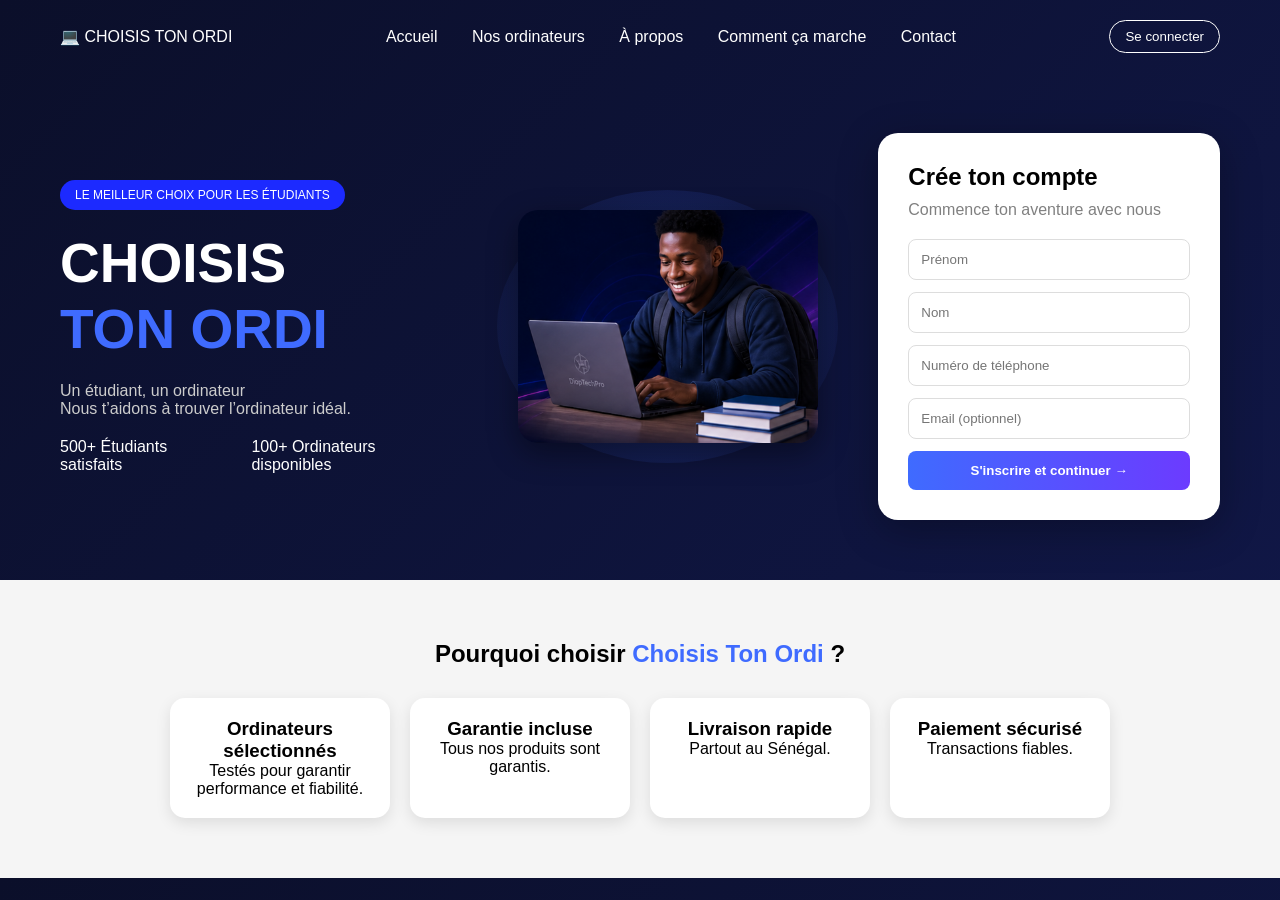
<file: index.html>
<!DOCTYPE html>
<html lang="fr">
<head>
    <meta charset="UTF-8">
    <meta name="viewport" content="width=device-width, initial-scale=1.0">
    <title>Choisis Ton Ordi</title>
    <link rel="stylesheet" href="style.css">
</head>
<body>

<!-- NAVBAR -->
<header class="navbar">
    <div class="logo">💻 CHOISIS TON ORDI</div>

    <nav>
        <a href="#">Accueil</a>
        <a href="#">Nos ordinateurs</a>
        <a href="#">À propos</a>
        <a href="#">Comment ça marche</a>
        <a href="#">Contact</a>
    </nav>

    <button class="login-btn">Se connecter</button>
</header>

<!-- HERO -->
<section class="hero">

    <!-- LEFT -->
    <div class="hero-left">
    <span class="badge">LE MEILLEUR CHOIX POUR LES ÉTUDIANTS</span>

    <h1>
        CHOISIS <br>
        <span>TON ORDI</span>
    </h1>

    <p>
        Un étudiant, un ordinateur <br>
        Nous t’aidons à trouver l’ordinateur idéal.
    </p>

    <div class="stats">
        <div>500+ Étudiants satisfaits</div>
        <div>100+ Ordinateurs disponibles</div>
    </div>
</div>

<!-- IMAGE -->
<div class="hero-image">
    <img src="images/student.png" alt="Étudiant avec ordinateur">
</div>

    <!-- RIGHT FORM -->
    <div class="form-box">
        <h2>Crée ton compte</h2>
        <p>Commence ton aventure avec nous</p>

        <form>
            <input type="text" placeholder="Prénom" required>
            <input type="text" placeholder="Nom" required>
            <input type="tel" placeholder="Numéro de téléphone" required>
            <input type="email" placeholder="Email (optionnel)">

            <button type="submit">S'inscrire et continuer →</button>
        </form>
    </div>

</section>

<!-- SECTION POURQUOI -->
<section class="why">
    <h2>Pourquoi choisir <span>Choisis Ton Ordi</span> ?</h2>

    <div class="cards">
        <div class="card">
            <h3>Ordinateurs sélectionnés</h3>
            <p>Testés pour garantir performance et fiabilité.</p>
        </div>

        <div class="card">
            <h3>Garantie incluse</h3>
            <p>Tous nos produits sont garantis.</p>
        </div>

        <div class="card">
            <h3>Livraison rapide</h3>
            <p>Partout au Sénégal.</p>
        </div>

        <div class="card">
            <h3>Paiement sécurisé</h3>
            <p>Transactions fiables.</p>
        </div>
    </div>
</section>

<!-- MESSAGE DE SUCCÈS -->
<div id="success-message" class="success-message">
    <div class="success-content">
        <div class="success-icon">✅</div>
        <h3>Inscription réussie !</h3>
        <p>Redirection vers le choix de ton ordinateur...</p>
        <div class="loading-bar">
            <div class="loading-progress"></div>
        </div>
    </div>
</div>

<script>
document.querySelector("form").addEventListener("submit", function(e){
    e.preventDefault();

    const prenom = document.querySelector('input[placeholder="Prénom"]').value.trim();
    const nom = document.querySelector('input[placeholder="Nom"]').value.trim();
    const tel = document.querySelector('input[placeholder="Numéro de téléphone"]').value.trim();
    const email = document.querySelector('input[placeholder="Email (optionnel)"]').value.trim();

    localStorage.setItem("prenom", prenom);
    localStorage.setItem("nom", nom);
    localStorage.setItem("tel", tel);
    localStorage.setItem("email", email);

    // Afficher le message de succès
    const successMessage = document.getElementById('success-message');
    successMessage.style.display = 'flex';

    // Animation de la barre de progression
    setTimeout(() => {
        document.querySelector('.loading-progress').style.width = '100%';
    }, 100);

    setTimeout(()=>{
        window.location.href = "choix_ordi.html";
    }, 2000);
});
</script>

</body>
</html>
</file>
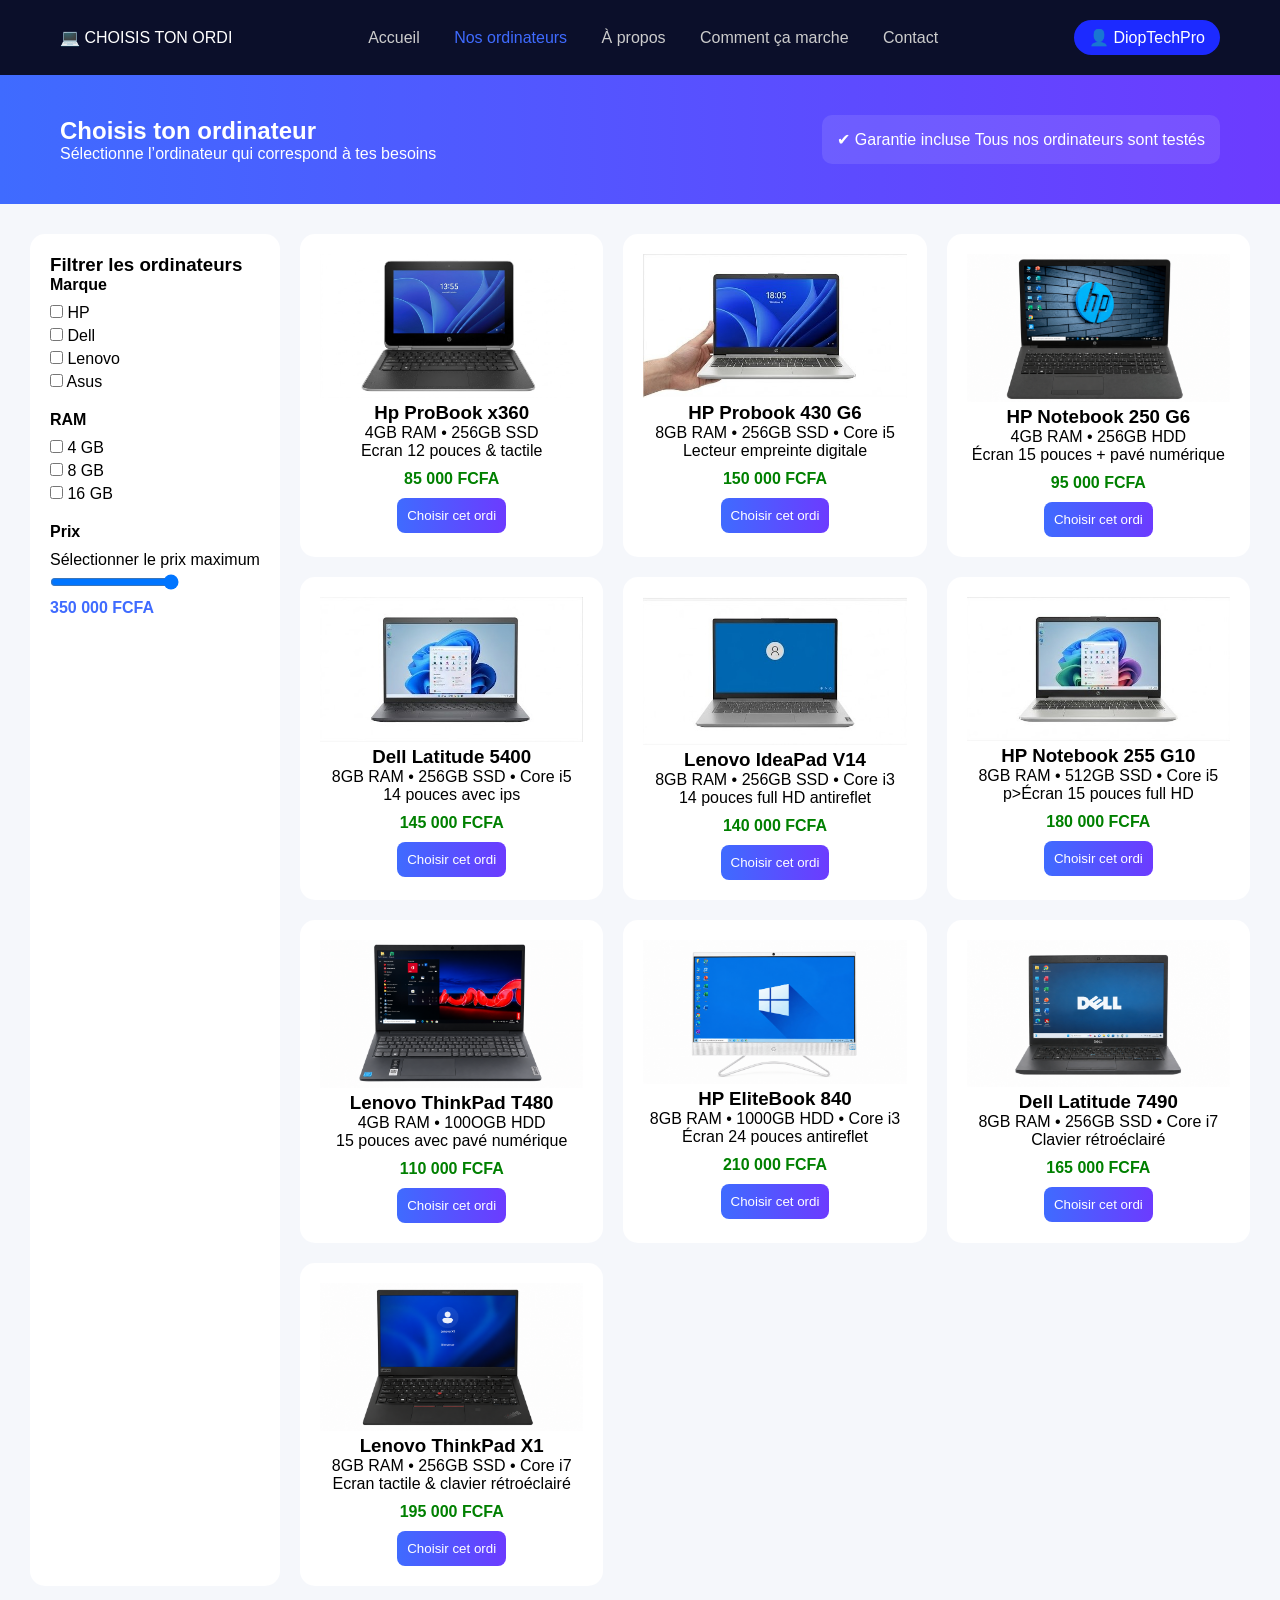
<file: choix_ordi.html>
<!DOCTYPE html>
<html lang="fr">
<head>
<meta charset="UTF-8">
<meta name="viewport" content="width=device-width, initial-scale=1.0">
<title>Choisir ton ordinateur</title>
<link rel="stylesheet" href="choix.css">
</head>
<body>

<!-- NAVBAR -->
<header class="navbar">
    <div class="logo">💻 CHOISIS TON ORDI</div>

    <nav>
        <a href="#">Accueil</a>
        <a class="active" href="#">Nos ordinateurs</a>
        <a href="#">À propos</a>
        <a href="#">Comment ça marche</a>
        <a href="#">Contact</a>
    </nav>

    <div class="user">👤 DiopTechPro</div>
</header>

<!-- HERO TOP -->
<section class="hero-top">
    <div>
        <h1>Choisis ton ordinateur</h1>
        <p>Sélectionne l’ordinateur qui correspond à tes besoins</p>
    </div>

    <div class="badge">
        ✔ Garantie incluse
        <span>Tous nos ordinateurs sont testés</span>
    </div>
</section>

<!-- CONTENT -->
<div class="container">

    <!-- SIDEBAR -->
    <aside class="sidebar">
        <h3>Filtrer les ordinateurs</h3>

        <div class="filter-group">
            <p>Marque</p>
            <label><input type="checkbox" id="hp-filter" value="HP"> HP</label>
            <label><input type="checkbox" id="dell-filter" value="Dell"> Dell</label>
            <label><input type="checkbox" id="lenovo-filter" value="Lenovo"> Lenovo</label>
            <label><input type="checkbox" id="asus-filter" value="Asus"> Asus</label>
        </div>

        <div class="filter-group">
            <p>RAM</p>
            <label><input type="checkbox" id="ram-4gb" value="4"> 4 GB</label>
            <label><input type="checkbox" id="ram-8gb" value="8"> 8 GB</label>
            <label><input type="checkbox" id="ram-16gb" value="16"> 16 GB</label>
        </div>

        <div class="filter-group">
            <p>Prix</p>
            <label for="prix-range">Sélectionner le prix maximum</label>
            <input type="range" id="prix-range" min="90000" max="350000" value="350000" step="10000">
            <span id="prix-value">350 000 FCFA</span>
        </div>
    </aside>

    <!-- PRODUITS -->
    <main class="products">

        <div class="card hp" data-prix="85000" data-ram="4">
            <img src="images/mini.jpg" alt="HP ProBook 450">
            <h3>Hp ProBook x360</h3>
            <p>4GB RAM • 256GB SSD </p>
            <p>Ecran 12 pouces & tactile</p>
            <span>85 000 FCFA</span>
            <button onclick="choisir(this,'Lenovo ThinkPad',85000)">Choisir cet ordi</button>
        </div>

        <div class="card hp" data-prix="150000" data-ram="8">
            <img src="images/hp.jpg" alt="HP EliteBook 840">
            <h3>HP Probook 430 G6</h3>
            <p>8GB RAM • 256GB SSD • Core i5</p>
            <p>Lecteur empreinte digitale</p>
            <span>150 000 FCFA</span>
            <button onclick="choisir(this,'HP EliteBook',150000)">Choisir cet ordi</button>
        </div>

        <div class="card hp" data-prix="95000" data-ram="8">
            <img src="images/hp--.png" alt="hp">
            <h3>HP Notebook 250 G6</h3>
            <p>4GB RAM • 256GB HDD  </p>
            <p>Écran 15 pouces + pavé numérique</p>
            <span>95 000 FCFA</span>
            <button onclick="choisir(this,'HP ProBook',95000)">Choisir cet ordi</button>
        </div>

        <div class="card dell" data-prix="140000" data-ram="8">
            <img src="images/dell.jpg" alt="Dell Latitude 5400">
            <h3>Dell Latitude 5400</h3>
            <p>8GB RAM • 256GB SSD • Core i5</p>
            <p>14 pouces avec ips</p>
            <span>145 000 FCFA</span>
            <button onclick="choisir(this,'Dell Latitude',145000)">Choisir cet ordi</button>
        </div>

        <div class="card lenovo" data-prix="140000" data-ram="16">
            <img src="images/lenovo.jpg" alt="Lenovo ThinkPad T480">
            <h3>Lenovo IdeaPad V14</h3>
            <p>8GB RAM • 256GB SSD • Core i3</p>
            <p>14 pouces full HD antireflet</p>
            <span>140 000 FCFA</span>
            <button onclick="choisir(this,'Lenovo IdeaPad',140000)">Choisir cet ordi</button>
        </div>

        <div class="card hp" data-prix="180000" data-ram="8">
            <img src="images/hp2.jpg" alt="HP ProBook 450">
            <h3>HP Notebook 255 G10</h3>
            <p>8GB RAM • 512GB SSD • Core i5</p>
             p>Écran 15 pouces full HD</p>   
            <span>180 000 FCFA</span>
            <button onclick="choisir(this,'HP ProBook',180000)">Choisir cet ordi</button>
        </div>

         <div class="card lenovo" data-prix="110000" data-ram="16">
            <img src="images/lenovo6.png" alt="Lenovo ThinkPad T480">
            <h3>Lenovo ThinkPad T480</h3>
            <p>4GB RAM • 100OGB HDD </p>
            <p>15 pouces avec pavé numérique</p>
            <span>110 000 FCFA</span>
            <button onclick="choisir(this,'Lenovo ThinkPad',110000)">Choisir cet ordi</button>
        </div>

         <div class="card hp" data-prix="210000" data-ram="8">
            <img src="images/ALL IN ONE.png" alt="ALLiN ONE HP 24-df0002nf">
            <h3>HP EliteBook 840</h3>
            <p>8GB RAM • 1000GB HDD • Core i3</p>
            <p>Écran 24 pouces antireflet</p>
            <span>210 000 FCFA</span>
            <button onclick="choisir(this,'HP EliteBook',210000)">Choisir cet ordi</button>
        </div>

        <div class="card dell" data-prix="165000" data-ram="8">
            <img src="images/dell.png" alt="Dell Latitude 5400">
            <h3>Dell Latitude 7490</h3>
            <p>8GB RAM • 256GB SSD • Core i7</p>
            <p>Clavier rétroéclairé</p>
            <span>165 000 FCFA</span>
            <button onclick="choisir(this,'Dell Latitude',165000)">Choisir cet ordi</button>
        </div>


         <div class="card hp" data-prix="195000" data-ram="8">
            <img src="images/lenovo thinkpad.png" alt="HP ProBook 450">
            <h3>Lenovo ThinkPad X1</h3>
            <p>8GB RAM • 256GB SSD • Core i7</p>
            <p>Ecran tactile & clavier rétroéclairé</p>
            <span>195 000 FCFA</span>
            <button onclick="choisir(this,'Lenovo ThinkPad',195000)">Choisir cet ordi</button>
        </div>

         


    </main>

</div>

<!-- MESSAGE DE SUCCÈS -->
<div id="success-message" class="success-message">
    <div class="success-content">
        <div class="success-icon">✅</div>
        <h3>Ordinateur sélectionné !</h3>
        <p>Préparation de ton récapitulatif...</p>
        <div class="loading-bar">
            <div class="loading-progress"></div>
        </div>
    </div>
</div>

<script>
function choisir(button, nom, prix){
    const card = button.closest('.card');
    const image = card.querySelector('img').src;

    localStorage.setItem("ordi_nom", nom);
    localStorage.setItem("ordi_prix", prix);
    localStorage.setItem("ordi_image", image);

    // Afficher le message de succès
    const successMessage = document.getElementById('success-message');
    successMessage.style.display = 'flex';

    // Animation de la barre de progression
    setTimeout(() => {
        document.querySelector('.loading-progress').style.width = '100%';
    }, 100);

    setTimeout(() => {
        window.location.href = "recap.html";
    }, 2000);
}

// Filtrage des produits
function filtrerProduits() {
    const marquesSelectionnees = [];
    const ramSelectionnee = [];
    
    // Marques sélectionnées
    document.querySelectorAll('.filter-group input[type="checkbox"]:checked').forEach(cb => {
        if (cb.id.includes('ram-')) {
            ramSelectionnee.push(cb.value);
        } else if (cb.id !== 'asus-filter') { // Asus n'a pas de produits
            marquesSelectionnees.push(cb.value.toLowerCase());
        }
    });

    const prixMax = parseInt(document.getElementById('prix-range').value);
    const cartes = document.querySelectorAll('.products .card');

    cartes.forEach(card => {
        const marque = card.classList[1]; // hp, dell, lenovo
        const prix = parseInt(card.dataset.prix);
        const ram = card.dataset.ram;
        
        const afficherMarque = marquesSelectionnees.length === 0 || marquesSelectionnees.includes(marque);
        const afficherPrix = prix <= prixMax;
        const afficherRam = ramSelectionnee.length === 0 || ramSelectionnee.includes(ram);

        if (afficherMarque && afficherPrix && afficherRam) {
            card.style.display = 'block';
        } else {
            card.style.display = 'none';
        }
    });
}

// Écouteurs d'événements
document.addEventListener('DOMContentLoaded', function() {
    // Checkboxes marques
    document.querySelectorAll('.filter-group input[type="checkbox"]').forEach(cb => {
        cb.addEventListener('change', filtrerProduits);
    });

    // Range prix
    const prixRange = document.getElementById('prix-range');
    const prixValue = document.getElementById('prix-value');
    
    prixRange.addEventListener('input', function() {
        const valeur = parseInt(this.value);
        prixValue.textContent = valeur.toLocaleString('fr-FR') + ' FCFA';
        filtrerProduits();
    });
});
</script>

</body>
</html>
</file>
<file: style.css>
*{
    margin:0;
    padding:0;
    box-sizing:border-box;
    font-family: 'Segoe UI', sans-serif;
}

body{
    background: linear-gradient(135deg,#0b0f2a,#11184a);
    color: white;
}

/* NAVBAR */
.navbar{
    display:flex;
    justify-content:space-between;
    align-items:center;
    padding:20px 60px;
}

.navbar nav a{
    margin:0 15px;
    color:white;
    text-decoration:none;
    transition:0.3s;
}

.navbar nav a:hover{
    color:#3f6bff;
}

.login-btn{
    background: transparent;
    border:1px solid #fff;
    padding:8px 15px;
    border-radius:20px;
    color:white;
    cursor:pointer;
}

/* HERO */
.hero{
    display:flex;
    justify-content:space-between;
    align-items:center;
    padding:60px;
    gap:40px;
}

/* LEFT */
.hero-left{
    width:35%;
}

.badge{
    background:#1c2aff;
    padding:8px 15px;
    border-radius:20px;
    font-size:12px;
    display:inline-block;
}

.hero-left h1{
    font-size:55px;
    margin:20px 0;
    line-height:1.2;
}

.hero-left h1 span{
    color:#3f6bff;
}

.hero-left p{
    margin-bottom:20px;
    color:#ccc;
}

.stats{
    display:flex;
    gap:20px;
    margin-top:20px;
}

/* IMAGE CENTRE */
.hero-image{
    width:30%;
    display:flex;
    justify-content:center;
    align-items:center;
    background: radial-gradient(circle, rgba(63,107,255,0.3), transparent);
    border-radius:50%;
    padding:20px;
}

.hero-image img{
    width:100%;
    max-width:300px;
    border-radius:20px;
    box-shadow:0 10px 30px rgba(0,0,0,0.4);
}

/* FORM */
.form-box{
    background:white;
    color:black;
    padding:30px;
    border-radius:20px;
    width:30%;
    box-shadow:0 10px 40px rgba(0,0,0,0.3);
}

.form-box h2{
    margin-bottom:10px;
}

.form-box p{
    margin-bottom:20px;
    color:gray;
}

.form-box input{
    width:100%;
    padding:12px;
    margin-bottom:12px;
    border-radius:8px;
    border:1px solid #ddd;
    outline:none;
}

.form-box input:focus{
    border-color:#3f6bff;
}

.form-box button{
    width:100%;
    padding:12px;
    border:none;
    border-radius:8px;
    background: linear-gradient(90deg,#3f6bff,#6c3bff);
    color:white;
    font-weight:bold;
    cursor:pointer;
    transition:0.3s;
}

.form-box button:hover{
    opacity:0.9;
}

/* WHY SECTION */
.why{
    background:#f5f5f5;
    color:black;
    padding:60px;
    text-align:center;
}

.why h2 span{
    color:#3f6bff;
}

.cards{
    display:flex;
    justify-content:center;
    gap:20px;
    margin-top:30px;
    flex-wrap:wrap;
}

.card{
    background:white;
    padding:20px;
    border-radius:15px;
    width:220px;
    box-shadow:0 5px 15px rgba(0,0,0,0.1);
}

/* RESPONSIVE DESIGN */
@media (max-width: 768px) {
    .navbar {
        padding: 20px 20px;
        flex-direction: column;
        gap: 10px;
    }

    .navbar nav {
        display: flex;
        flex-wrap: wrap;
        justify-content: center;
    }

    .hero {
        flex-direction: column;
        padding: 40px 20px;
        text-align: center;
        gap: 30px;
    }

    .hero-left {
        width: 100%;
    }

    .hero-left h1 {
        font-size: 35px;
    }

    .hero-image {
        width: 100%;
        padding: 10px;
    }

    .hero-image img {
        max-width: 200px;
    }

    .form-box {
        width: 100%;
        padding: 20px;
    }

    .why {
        padding: 40px 20px;
    }

    .cards {
        flex-direction: column;
        align-items: center;
    }

    .card {
        width: 100%;
        max-width: 300px;
    }

    .card {
        width: 100%;
        max-width: 300px;
    }

    .stats {
        flex-direction: column;
        gap: 10px;
    }
}

/* MESSAGE DE SUCCÈS */
.success-message {
    position: fixed;
    top: 0;
    left: 0;
    width: 100%;
    height: 100%;
    background: rgba(0, 0, 0, 0.8);
    backdrop-filter: blur(10px);
    -webkit-backdrop-filter: blur(10px);
    display: none;
    justify-content: center;
    align-items: center;
    z-index: 1000;
    animation: fadeIn 0.3s ease-out;
}

.success-content {
    background: white;
    padding: 40px;
    border-radius: 20px;
    text-align: center;
    max-width: 400px;
    width: 90%;
    box-shadow: 0 20px 60px rgba(0, 0, 0, 0.3);
    animation: slideUp 0.5s ease-out;
}

.success-icon {
    font-size: 4rem;
    margin-bottom: 20px;
    animation: bounce 0.6s ease-out;
}

.success-content h3 {
    color: #22c55e;
    margin-bottom: 10px;
    font-size: 1.8rem;
}

.success-content p {
    color: #666;
    margin-bottom: 30px;
    font-size: 1.1rem;
}

.loading-bar {
    width: 100%;
    height: 4px;
    background: #e5e7eb;
    border-radius: 2px;
    overflow: hidden;
}

.loading-progress {
    height: 100%;
    background: linear-gradient(90deg, #22c55e, #16a34a);
    width: 0%;
    transition: width 1.8s ease-out;
    border-radius: 2px;
}

@keyframes fadeIn {
    from {
        opacity: 0;
    }
    to {
        opacity: 1;
    }
}

@keyframes slideUp {
    from {
        transform: translateY(50px);
        opacity: 0;
    }
    to {
        transform: translateY(0);
        opacity: 1;
    }
}

@keyframes bounce {
    0%, 20%, 50%, 80%, 100% {
        transform: translateY(0);
    }
    40% {
        transform: translateY(-10px);
    }
    60% {
        transform: translateY(-5px);
    }
}

@media (max-width: 480px) {
    .hero-left h1 {
        font-size: 28px;
    }

    .navbar {
        padding: 15px 10px;
    }

    .hero {
        padding: 30px 15px;
    }

    .form-box {
        padding: 15px;
    }

    .why {
        padding: 30px 15px;
    }
}
</file>
<file: choix.css>
*{
    margin:0;
    padding:0;
    box-sizing:border-box;
    font-family: 'Segoe UI', sans-serif;
}

body{
    background:#f5f7fb;
}

/* NAVBAR */
.navbar{
    background:#0b0f2a;
    color:white;
    display:flex;
    justify-content:space-between;
    align-items:center;
    padding:20px 60px;
}

.navbar nav a{
    margin:0 15px;
    color:#ccc;
    text-decoration:none;
}

.navbar nav .active{
    color:#3f6bff;
}

.user{
    background:#1c2aff;
    padding:8px 15px;
    border-radius:20px;
}

/* HERO TOP */
.hero-top{
    background: linear-gradient(90deg,#3f6bff,#6c3bff);
    color:white;
    padding:40px 60px;
    display:flex;
    justify-content:space-between;
    align-items:center;
}

.badge{
    background: rgba(255,255,255,0.1);
    padding:15px;
    border-radius:10px;
}

/* CONTAINER */
.container{
    display:flex;
    padding:30px;
}

/* SIDEBAR */
.sidebar{
    width:250px;
    background:white;
    padding:20px;
    border-radius:15px;
}

.filter-group{
    margin-bottom:20px;
}

.filter-group p{
    font-weight:bold;
    margin-bottom:10px;
}

.filter-group label{
    display:block;
    margin-bottom:5px;
}

#prix-value {
    display: block;
    margin-top: 5px;
    font-weight: bold;
    color: #3f6bff;
}

/* PRODUCTS */
.products{
    flex:1;
    display:grid;
    grid-template-columns: repeat(3,1fr);
    gap:20px;
    margin-left:20px;
}

/* CARD */
.card{
    background:white;
    border-radius:15px;
    padding:20px;
    text-align:center;
    transition:0.3s;
}

.card:hover{
    transform:translateY(-5px);
    box-shadow:0 10px 25px rgba(0,0,0,0.1);
}

.card img{
    width:100%;
}

.card span{
    display:block;
    color:green;
    font-weight:bold;
    margin:10px 0;
}

.card button{
    background: linear-gradient(90deg,#3f6bff,#6c3bff);
    color:white;
    border:none;
    padding:10px;
    border-radius:8px;
    cursor:pointer;
}

/* RESPONSIVE DESIGN */
@media (max-width: 768px) {
    .navbar {
        padding: 20px 20px;
        flex-direction: column;
        gap: 10px;
    }

    .navbar nav {
        display: flex;
        flex-wrap: wrap;
        justify-content: center;
    }

    .hero-top {
        padding: 30px 20px;
        flex-direction: column;
        text-align: center;
        gap: 20px;
    }

    .container {
        flex-direction: column;
        padding: 20px;
    }

    .sidebar {
        width: 100%;
        margin-bottom: 20px;
    }

    .products {
        grid-template-columns: repeat(2, 1fr);
        margin-left: 0;
        gap: 15px;
    }

    .card {
        padding: 15px;
    }
}

@media (max-width: 480px) {
    .navbar {
        padding: 15px 10px;
    }

    .hero-top {
        padding: 20px 15px;
    }

    .container {
        padding: 15px;
    }

    .products {
        grid-template-columns: 1fr;
    }

    .sidebar {
        padding: 15px;
    }
}

/* MESSAGE DE SUCCÈS */
.success-message {
    position: fixed;
    top: 0;
    left: 0;
    width: 100%;
    height: 100%;
    background: rgba(0, 0, 0, 0.8);
    backdrop-filter: blur(10px);
    -webkit-backdrop-filter: blur(10px);
    display: none;
    justify-content: center;
    align-items: center;
    z-index: 1000;
    animation: fadeIn 0.3s ease-out;
}

.success-content {
    background: white;
    padding: 40px;
    border-radius: 20px;
    text-align: center;
    max-width: 400px;
    width: 90%;
    box-shadow: 0 20px 60px rgba(0, 0, 0, 0.3);
    animation: slideUp 0.5s ease-out;
}

.success-icon {
    font-size: 4rem;
    margin-bottom: 20px;
    animation: bounce 0.6s ease-out;
}

.success-content h3 {
    color: #22c55e;
    margin-bottom: 10px;
    font-size: 1.8rem;
}

.success-content p {
    color: #666;
    margin-bottom: 30px;
    font-size: 1.1rem;
}

.loading-bar {
    width: 100%;
    height: 4px;
    background: #e5e7eb;
    border-radius: 2px;
    overflow: hidden;
}

.loading-progress {
    height: 100%;
    background: linear-gradient(90deg, #22c55e, #16a34a);
    width: 0%;
    transition: width 1.8s ease-out;
    border-radius: 2px;
}

@keyframes fadeIn {
    from {
        opacity: 0;
    }
    to {
        opacity: 1;
    }
}

@keyframes slideUp {
    from {
        transform: translateY(50px);
        opacity: 0;
    }
    to {
        transform: translateY(0);
        opacity: 1;
    }
}

@keyframes bounce {
    0%, 20%, 50%, 80%, 100% {
        transform: translateY(0);
    }
    40% {
        transform: translateY(-10px);
    }
    60% {
        transform: translateY(-5px);
    }
}
</file>
